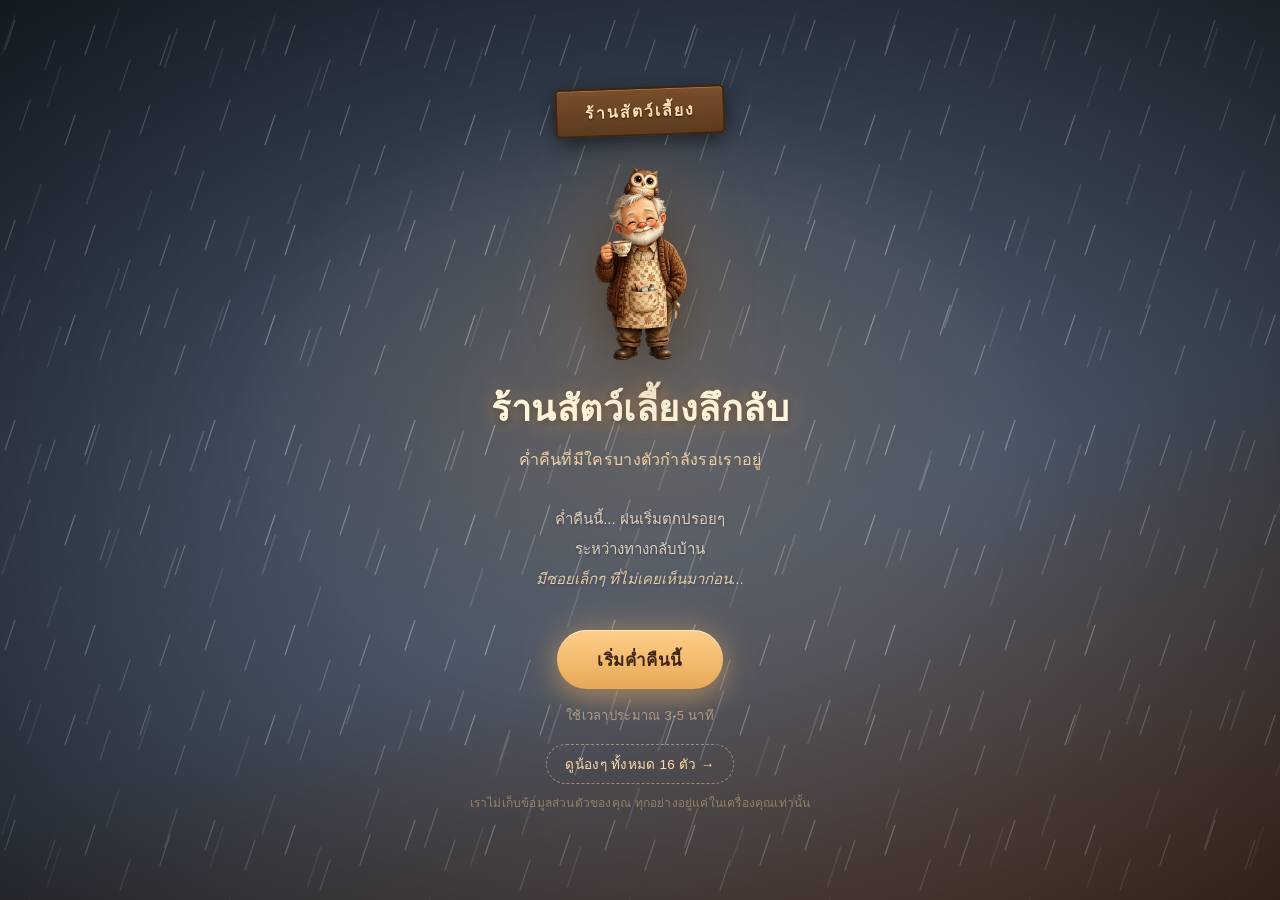
<file: index.html>
<!DOCTYPE html>
<html lang="th">
<head>
  <meta charset="UTF-8"/>
  <meta name="viewport" content="width=device-width, initial-scale=1.0"/>
  <title>ร้านสัตว์เลี้ยงลึกลับ 🐾</title>
  <meta name="description" content="มีเพื่อนตัวนึงรอเจอเราอยู่"/>
  <link rel="icon" type="image/x-icon" href="assets/favicon.ico"/>
  <link rel="icon" type="image/png" sizes="512x512" href="assets/favicon.png"/>
  <link rel="apple-touch-icon" href="assets/favicon.png"/>
  <link rel="stylesheet" href="landing.css"/>
</head>
<body>

  <div class="rain" id="rain"></div>
  <div class="vignette"></div>

  <main class="landing">
    <div class="landing-inner">
      <div class="shop-sign">
        <span class="sign-text">ร้านสัตว์เลี้ยง</span>
      </div>

      <img class="hero-avatar" src="assets/characters/shopkeeper.webp" alt="เจ้าของร้าน"/>

      <h1 class="landing-title">ร้านสัตว์เลี้ยงลึกลับ</h1>
      <p class="landing-sub">ค่ำคืนที่มีใครบางตัวกำลังรอเราอยู่</p>

      <p class="landing-story">
        ค่ำคืนนี้... ฝนเริ่มตกปรอยๆ<br/>
        ระหว่างทางกลับบ้าน<br/>
        <i>มีซอยเล็กๆ ที่ไม่เคยเห็นมาก่อน...</i>
      </p>

      <a class="btn-enter" href="chat/">
        <span>เริ่มค่ำคืนนี้</span>
      </a>

      <p class="landing-hint">ใช้เวลาประมาณ 3-5 นาที</p>

      <a class="landing-gallery-link" href="gallery/">
        ดูน้องๆ ทั้งหมด 16 ตัว →
      </a>
      <p class="landing-privacy">เราไม่เก็บข้อมูลส่วนตัวของคุณ ทุกอย่างอยู่แค่ในเครื่องคุณเท่านั้น</p>
    </div>
  </main>

</body>
</html>
</file>
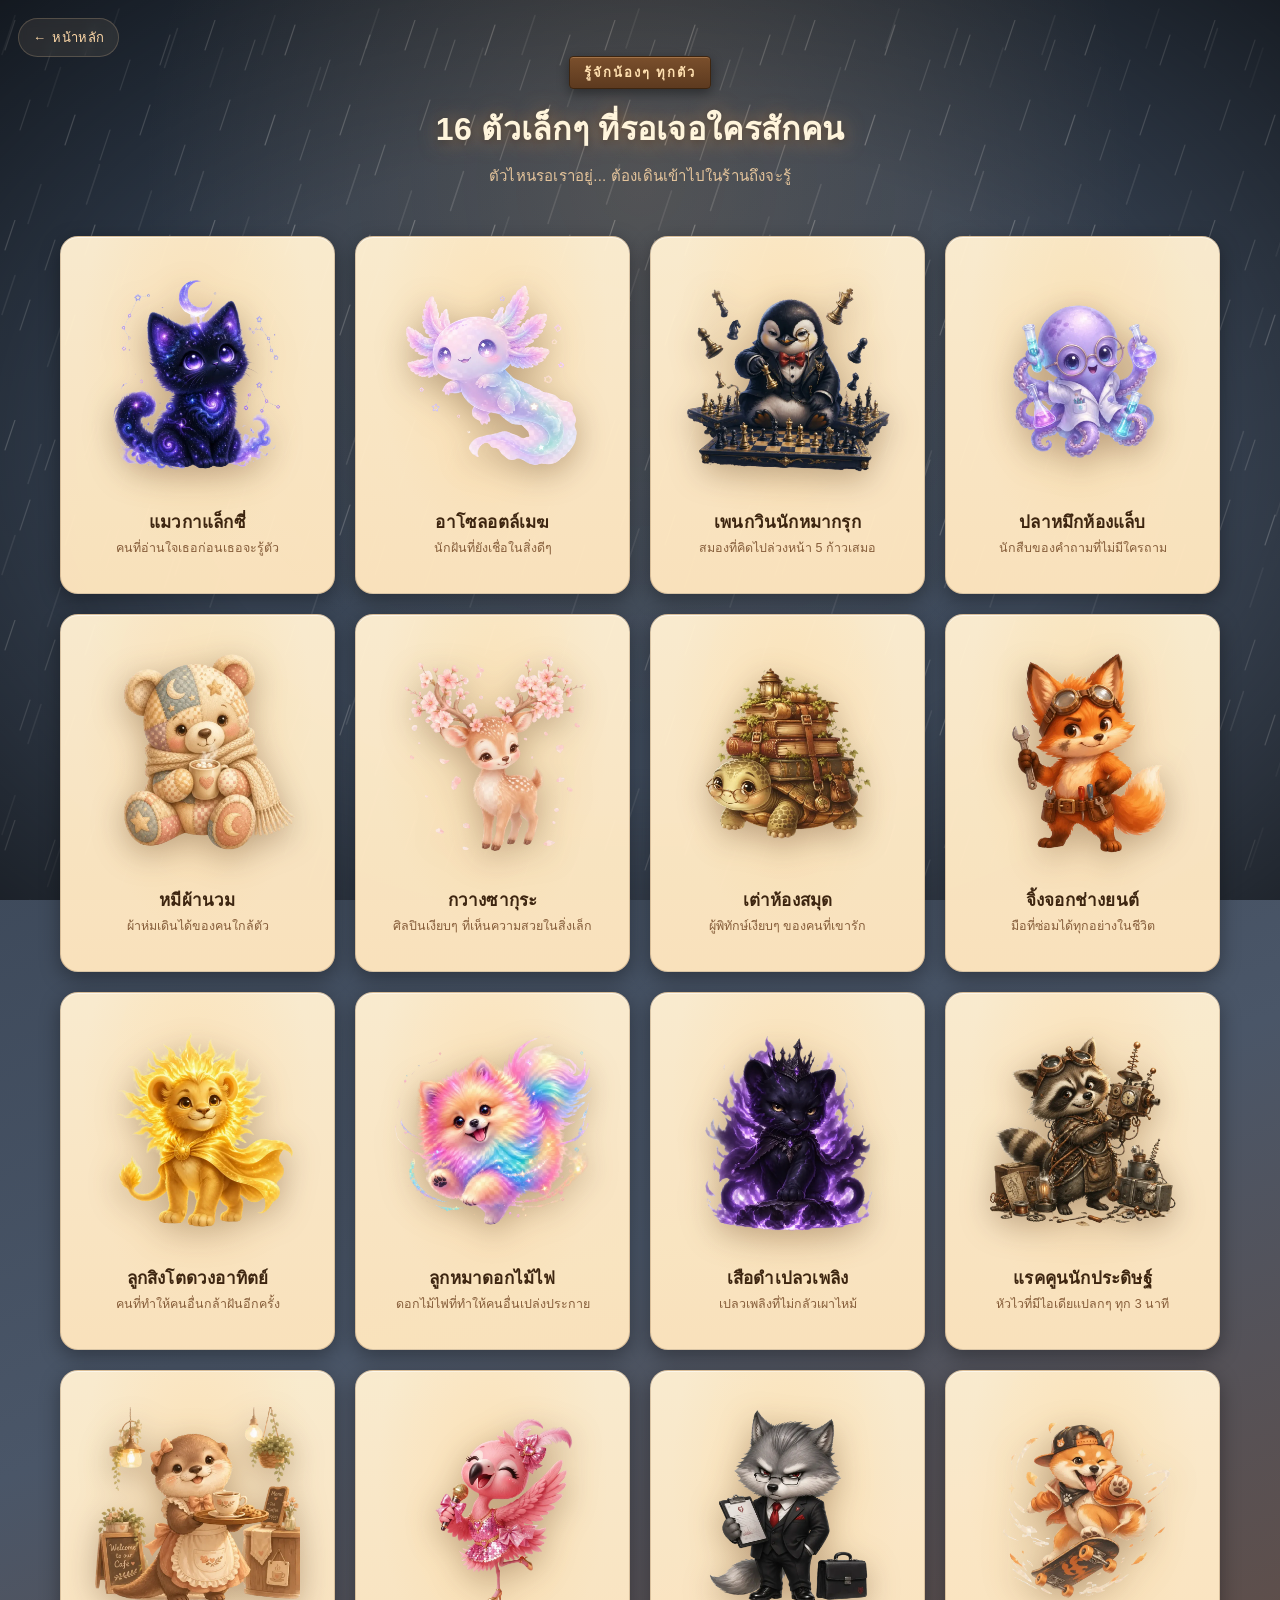
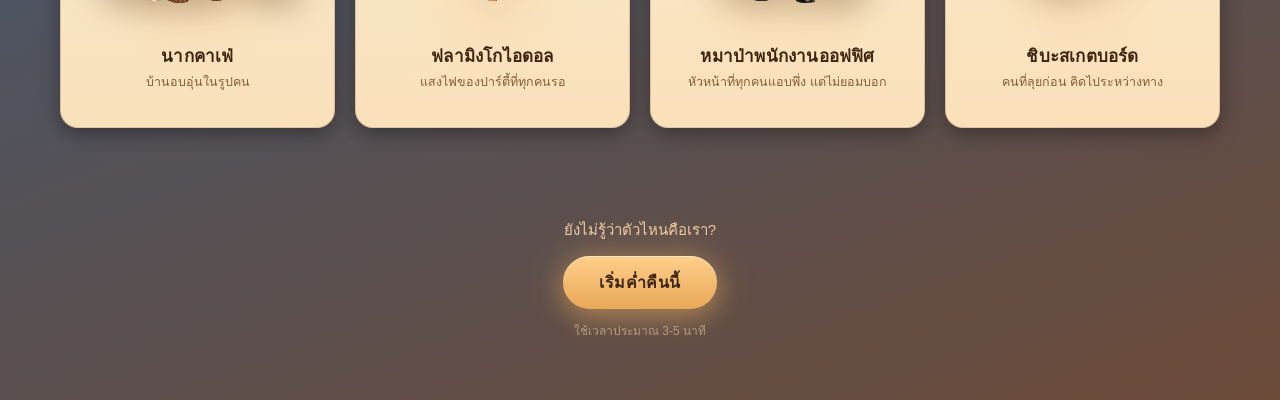
<file: gallery/index.html>
<!DOCTYPE html>
<html lang="th">
<head>
  <meta charset="UTF-8"/>
  <meta name="viewport" content="width=device-width, initial-scale=1.0"/>
  <base href="../"/>
  <title>รู้จักน้องๆ ทั้งหมด · ร้านสัตว์เลี้ยงลึกลับ</title>
  <meta name="description" content="รู้จักน้องๆ ทั้ง 16 ตัวของร้านสัตว์เลี้ยงลึกลับ"/>
  <link rel="icon" type="image/x-icon" href="assets/favicon.ico"/>
  <link rel="icon" type="image/png" sizes="512x512" href="assets/favicon.png"/>
  <link rel="apple-touch-icon" href="assets/favicon.png"/>
  <link rel="stylesheet" href="gallery.css"/>
</head>
<body>

  <div class="rain" id="rain"></div>
  <div class="vignette"></div>

  <header class="gallery-header">
    <a class="gallery-back" href="./" aria-label="กลับหน้าหลัก">
      <span aria-hidden="true">←</span> หน้าหลัก
    </a>
    <div class="gallery-header-text">
      <div class="gallery-kicker">รู้จักน้องๆ ทุกตัว</div>
      <h1 class="gallery-title">16 ตัวเล็กๆ ที่รอเจอใครสักคน</h1>
      <p class="gallery-sub">ตัวไหนรอเราอยู่... ต้องเดินเข้าไปในร้านถึงจะรู้</p>
    </div>
  </header>

  <main class="gallery">
    <div class="gallery-grid" id="galleryGrid" aria-label="รายชื่อตัวละครทั้งหมด"></div>
  </main>

  <footer class="gallery-footer">
    <p class="gallery-footer-text">ยังไม่รู้ว่าตัวไหนคือเรา?</p>
    <a class="btn-enter" href="chat/">
      <span>เริ่มค่ำคืนนี้</span>
    </a>
    <p class="gallery-footer-hint">ใช้เวลาประมาณ 3-5 นาที</p>
  </footer>

  <!-- Character Detail Modal -->
  <div id="charModal" class="char-modal" role="dialog" aria-modal="true" aria-hidden="true">
    <div class="char-modal-backdrop" data-close></div>
    <div class="char-modal-box" role="document">
      <button class="char-modal-close" data-close aria-label="ปิด">×</button>
      <div class="char-modal-body" id="charModalBody"></div>
    </div>
  </div>

  <script src="data.js"></script>
  <script src="gallery.js"></script>
</body>
</html>
</file>
<file: landing.css>
/* ============================================
   LANDING PAGE
   ============================================ */
* { box-sizing: border-box; margin: 0; padding: 0; }

html, body {
  min-height: 100vh;
  font-family: 'Sukhumvit Set', 'Noto Sans Thai', -apple-system, sans-serif;
  color: #fff8ec;
  background: linear-gradient(160deg, #2c3848 0%, #4a5668 60%, #6b4a38 100%);
  overflow-x: hidden;
}

/* ===== Rain ===== */
.rain {
  position: fixed;
  inset: 0;
  pointer-events: none;
  z-index: 1;
  overflow: hidden;
  opacity: 0.7;
}
.rain::before,
.rain::after {
  content: "";
  position: absolute;
  inset: -20% 0 -10% 0;
  background-image: url("data:image/svg+xml;utf8,<svg xmlns='http://www.w3.org/2000/svg' width='200' height='200'><g stroke='white' stroke-width='1.2' stroke-linecap='round'><line x1='15' y1='0' x2='5' y2='30' opacity='0.45'/><line x1='55' y1='20' x2='45' y2='50' opacity='0.35'/><line x1='95' y1='5' x2='85' y2='35' opacity='0.5'/><line x1='130' y1='40' x2='120' y2='70' opacity='0.3'/><line x1='170' y1='15' x2='160' y2='45' opacity='0.4'/><line x1='30' y1='80' x2='20' y2='110' opacity='0.35'/><line x1='75' y1='95' x2='65' y2='125' opacity='0.5'/><line x1='110' y1='110' x2='100' y2='140' opacity='0.3'/><line x1='150' y1='85' x2='140' y2='115' opacity='0.4'/><line x1='185' y1='125' x2='175' y2='155' opacity='0.35'/></g></svg>");
  background-size: 200px 200px;
  background-repeat: repeat;
  animation: rainFall 0.6s linear infinite;
}
.rain::after {
  animation-duration: 0.9s;
  opacity: 0.5;
  transform: translateX(12px) scale(1.3);
}
@keyframes rainFall {
  from { background-position: 0 -200px; }
  to   { background-position: -20px 0; }
}

/* ===== Vignette ===== */
.vignette {
  position: fixed;
  inset: 0;
  pointer-events: none;
  z-index: 2;
  background:
    radial-gradient(ellipse at 50% 45%, rgba(255,190,110,0.18) 0%, transparent 45%),
    radial-gradient(ellipse at center, transparent 40%, rgba(0,0,0,0.55) 100%);
}

/* ===== Landing layout ===== */
.landing {
  position: relative;
  z-index: 3;
  min-height: 100vh;
  min-height: 100dvh;
  display: flex;
  align-items: center;
  justify-content: center;
  padding: 40px 20px;
}

.landing-inner {
  width: 100%;
  max-width: 520px;
  text-align: center;
  animation: fadeIn 1s ease;
}

@keyframes fadeIn {
  from { opacity: 0; transform: translateY(20px); }
  to   { opacity: 1; transform: translateY(0); }
}

/* ===== Shop sign (ป้ายไม้) ===== */
.shop-sign {
  display: inline-block;
  padding: 10px 28px;
  margin-bottom: 28px;
  background: linear-gradient(180deg, #7a4f2c 0%, #5d3a1f 100%);
  border: 2px solid #3d2510;
  border-radius: 6px;
  box-shadow:
    0 6px 20px rgba(0,0,0,0.5),
    inset 0 1px 0 rgba(255,200,140,0.3);
  position: relative;
  transform: rotate(-2deg);
  animation: swing 4s ease-in-out infinite;
}
.sign-text {
  font-size: 16px;
  letter-spacing: 2px;
  color: #ffe0b0;
  font-weight: 600;
  text-shadow: 0 1px 2px rgba(0,0,0,0.6);
}
@keyframes swing {
  0%, 100% { transform: rotate(-2deg); }
  50%      { transform: rotate(2deg); }
}

/* ===== Avatar ===== */
.hero-avatar {
  display: block;
  width: 200px;
  height: auto;
  margin: 0 auto 16px;
  filter:
    drop-shadow(0 12px 32px rgba(0,0,0,0.5))
    drop-shadow(0 0 40px rgba(255,180,100,0.35));
  animation: float 4.2s ease-in-out infinite;
}
@keyframes float {
  0%, 100% { transform: translateY(0); }
  50%      { transform: translateY(-4px); }
}

/* ===== Title & text ===== */
.landing-title {
  font-size: 36px;
  font-weight: 700;
  margin-bottom: 10px;
  color: #fff5dc;
  text-shadow: 0 2px 20px rgba(255,180,100,0.5), 0 2px 8px rgba(0,0,0,0.4);
  letter-spacing: 0.5px;
}

.landing-sub {
  font-size: 16px;
  color: #ffd9a8;
  margin-bottom: 32px;
  opacity: 0.9;
  letter-spacing: 0.3px;
}

.landing-story {
  font-size: 15px;
  line-height: 2;
  color: #f0e0c8;
  margin-bottom: 36px;
  opacity: 0.85;
  text-shadow: 0 1px 4px rgba(0,0,0,0.4);
}
.landing-story i {
  color: #ffdcb0;
  font-style: italic;
}

/* ===== CTA button ===== */
.btn-enter {
  display: inline-flex;
  align-items: center;
  gap: 10px;
  padding: 16px 40px;
  background: linear-gradient(180deg, #ffcf8a 0%, #e8a858 100%);
  color: #3d2510;
  border-radius: 999px;
  font-size: 17px;
  font-weight: 700;
  text-decoration: none;
  box-shadow:
    0 8px 24px rgba(232,168,88,0.4),
    0 0 40px rgba(255,200,120,0.3),
    inset 0 1px 0 rgba(255,255,255,0.5);
  transition: transform 0.2s ease, box-shadow 0.2s ease;
  letter-spacing: 0.5px;
  margin-bottom: 16px;
  animation: pulse 2.4s ease-in-out infinite;
}
.btn-enter:hover {
  transform: translateY(-2px) scale(1.03);
  box-shadow:
    0 12px 32px rgba(232,168,88,0.55),
    0 0 60px rgba(255,200,120,0.5),
    inset 0 1px 0 rgba(255,255,255,0.6);
}
.btn-enter:active {
  transform: translateY(0) scale(1);
}
.btn-enter .arrow {
  transition: transform 0.3s ease;
}
.btn-enter:hover .arrow {
  transform: translateX(4px);
}
@keyframes pulse {
  0%, 100% {
    box-shadow:
      0 8px 24px rgba(232,168,88,0.4),
      0 0 40px rgba(255,200,120,0.3),
      inset 0 1px 0 rgba(255,255,255,0.5);
  }
  50% {
    box-shadow:
      0 8px 24px rgba(232,168,88,0.5),
      0 0 60px rgba(255,200,120,0.5),
      inset 0 1px 0 rgba(255,255,255,0.5);
  }
}

.landing-hint {
  font-size: 13px;
  color: #d4b890;
  opacity: 0.7;
  letter-spacing: 0.3px;
}
.landing-gallery-link {
  display: inline-block;
  margin-top: 18px;
  padding: 8px 18px;
  color: #ffd9a8;
  font-size: 13.5px;
  text-decoration: none;
  border: 1px dashed rgba(255, 215, 170, 0.45);
  border-radius: 999px;
  letter-spacing: 0.3px;
  transition: background 0.2s ease, color 0.2s ease, border-color 0.2s ease;
}
.landing-gallery-link:hover {
  background: rgba(255, 215, 170, 0.12);
  color: #fff5dc;
  border-color: rgba(255, 215, 170, 0.7);
}

.landing-privacy {
  font-size: 12px;
  color: #c4a878;
  opacity: 0.6;
  margin-top: 10px;
  letter-spacing: 0.2px;
  max-width: 360px;
  margin-left: auto;
  margin-right: auto;
  line-height: 1.6;
}

/* ===== Mobile ===== */
@media (max-width: 520px) {
  .landing { padding: 32px 16px; }
  .hero-avatar { width: 160px; height: auto; margin-bottom: 14px; }
  .landing-title { font-size: 28px; }
  .landing-sub { font-size: 14px; margin-bottom: 24px; }
  .landing-story { font-size: 14px; line-height: 1.9; margin-bottom: 28px; }
  .btn-enter { padding: 14px 32px; font-size: 16px; }
  .shop-sign { padding: 8px 22px; margin-bottom: 22px; }
  .sign-text { font-size: 14px; }
}
</file>
